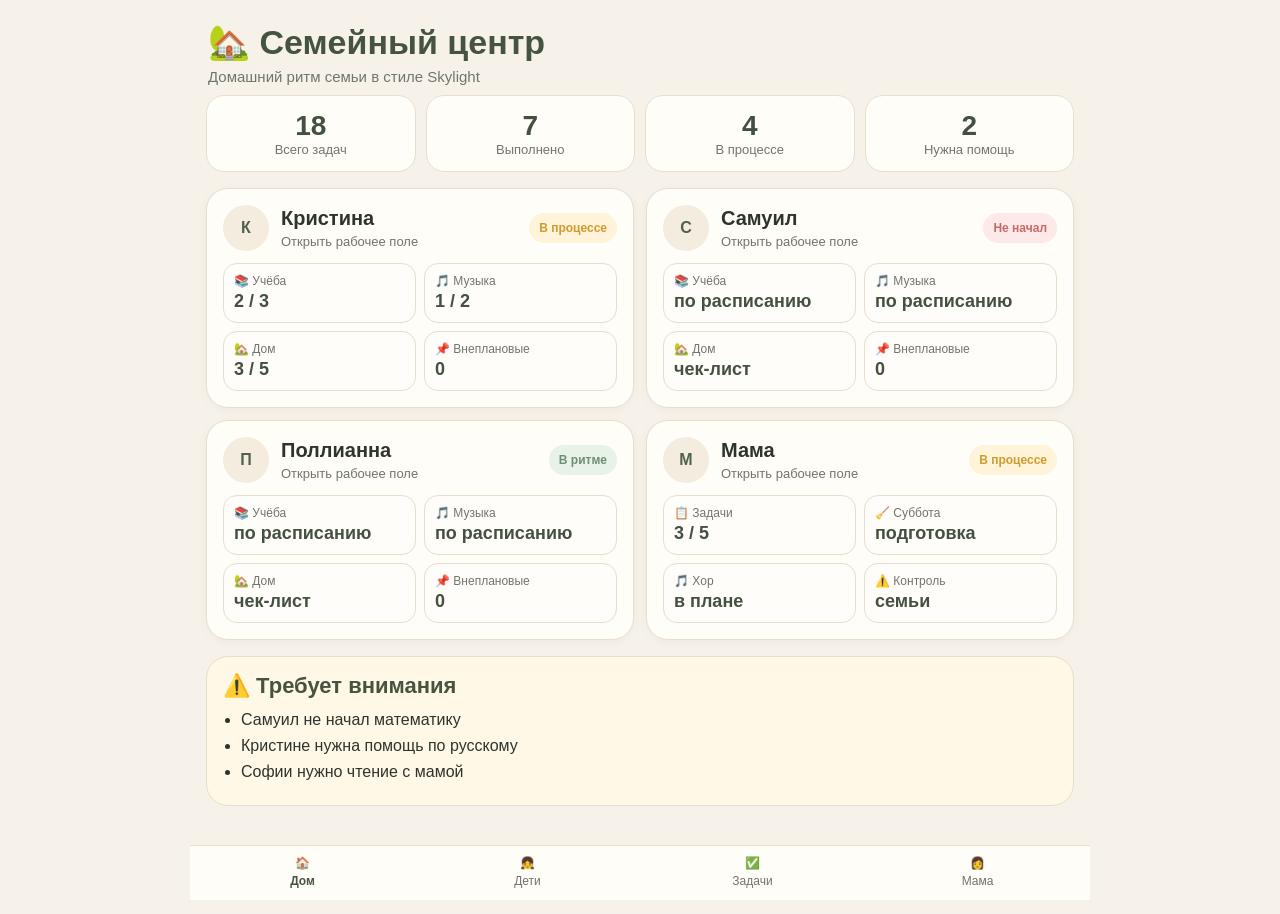
<file: index.html>
<!DOCTYPE html>
<html lang="ru">
<head>
<meta charset="UTF-8"/>
<meta name="viewport" content="width=device-width, initial-scale=1.0"/>
<title>Семейный центр</title>
<link rel="manifest" href="manifest.json"/>
<link rel="stylesheet" href="styles.css"/>
<meta name="theme-color" content="#6e8f73"/>
</head>
<body>
<div class="shell">
  <header class="top">
    <h1>🏡 Семейный центр</h1>
    <div class="sub">Домашний ритм семьи в стиле Skylight</div>
  </header>

  <section class="section">
    <div class="metrics">
      <div class="metric"><div class="n">18</div><div class="l">Всего задач</div></div>
      <div class="metric"><div class="n">7</div><div class="l">Выполнено</div></div>
      <div class="metric"><div class="n">4</div><div class="l">В процессе</div></div>
      <div class="metric"><div class="n">2</div><div class="l">Нужна помощь</div></div>
    </div>
  </section>

  <section class="section">
    <div class="grid">
      
    <a class="person" href="kristina.html">
      <div class="person-top">
        <div class="person-id">
          <div class="avatar">К</div>
          <div>
            <h3>Кристина</h3>
            <div class="mini">Открыть рабочее поле</div>
          </div>
        </div>
        <div class="state mid">В процессе</div>
      </div>
      <div class="kpis"><div class="kpi"><div class="small">📚 Учёба</div><div class="val">2 / 3</div></div><div class="kpi"><div class="small">🎵 Музыка</div><div class="val">1 / 2</div></div><div class="kpi"><div class="small">🏡 Дом</div><div class="val">3 / 5</div></div><div class="kpi"><div class="small">📌 Внеплановые</div><div class="val">0</div></div></div>
    </a>
    
      
    <a class="person" href="samuil.html">
      <div class="person-top">
        <div class="person-id">
          <div class="avatar">С</div>
          <div>
            <h3>Самуил</h3>
            <div class="mini">Открыть рабочее поле</div>
          </div>
        </div>
        <div class="state bad">Не начал</div>
      </div>
      <div class="kpis"><div class="kpi"><div class="small">📚 Учёба</div><div class="val">по расписанию</div></div><div class="kpi"><div class="small">🎵 Музыка</div><div class="val">по расписанию</div></div><div class="kpi"><div class="small">🏡 Дом</div><div class="val">чек-лист</div></div><div class="kpi"><div class="small">📌 Внеплановые</div><div class="val">0</div></div></div>
    </a>
    
      
    <a class="person" href="pollyanna.html">
      <div class="person-top">
        <div class="person-id">
          <div class="avatar">П</div>
          <div>
            <h3>Поллианна</h3>
            <div class="mini">Открыть рабочее поле</div>
          </div>
        </div>
        <div class="state ok">В ритме</div>
      </div>
      <div class="kpis"><div class="kpi"><div class="small">📚 Учёба</div><div class="val">по расписанию</div></div><div class="kpi"><div class="small">🎵 Музыка</div><div class="val">по расписанию</div></div><div class="kpi"><div class="small">🏡 Дом</div><div class="val">чек-лист</div></div><div class="kpi"><div class="small">📌 Внеплановые</div><div class="val">0</div></div></div>
    </a>
    
      
    <a class="person" href="mama.html">
      <div class="person-top">
        <div class="person-id">
          <div class="avatar">М</div>
          <div>
            <h3>Мама</h3>
            <div class="mini">Открыть рабочее поле</div>
          </div>
        </div>
        <div class="state mid">В процессе</div>
      </div>
      <div class="kpis"><div class="kpi"><div class="small">📋 Задачи</div><div class="val">3 / 5</div></div><div class="kpi"><div class="small">🧹 Суббота</div><div class="val">подготовка</div></div><div class="kpi"><div class="small">🎵 Хор</div><div class="val">в плане</div></div><div class="kpi"><div class="small">⚠️ Контроль</div><div class="val">семьи</div></div></div>
    </a>
    
    </div>
  </section>

  <section class="section">
    <div class="panel alert">
      <h2>⚠️ Требует внимания</h2>
      <ul class="list">
        <li>Самуил не начал математику</li>
        <li>Кристине нужна помощь по русскому</li>
        <li>Софии нужно чтение с мамой</li>
      </ul>
    </div>
  </section>

  <nav class="nav">
    <a class="active" href="index.html">🏠<span>Дом</span></a>
    <a href="kristina.html">👧<span>Дети</span></a>
    <a href="mama.html">✅<span>Задачи</span></a>
    <a href="mama.html">👩<span>Мама</span></a>
  </nav>
</div>
<script src="app.js"></script>
</body>
</html>
</file>
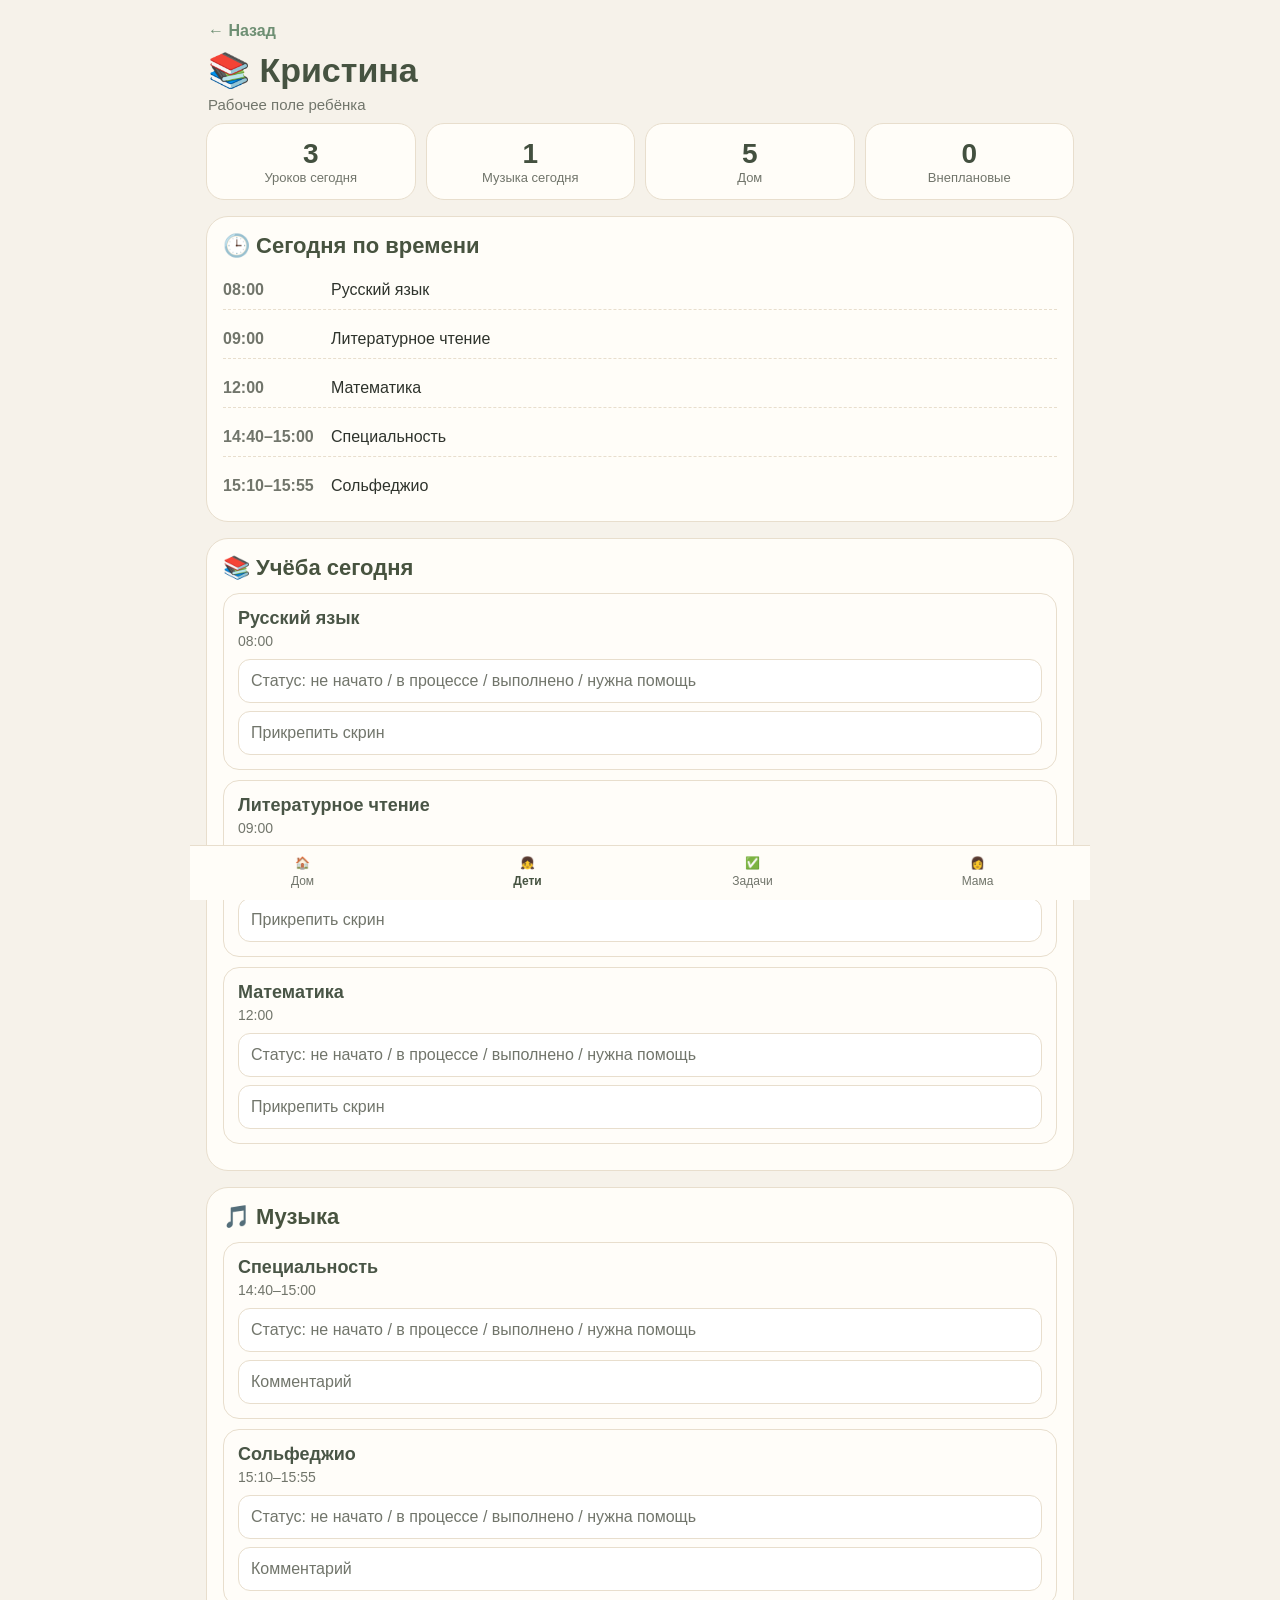
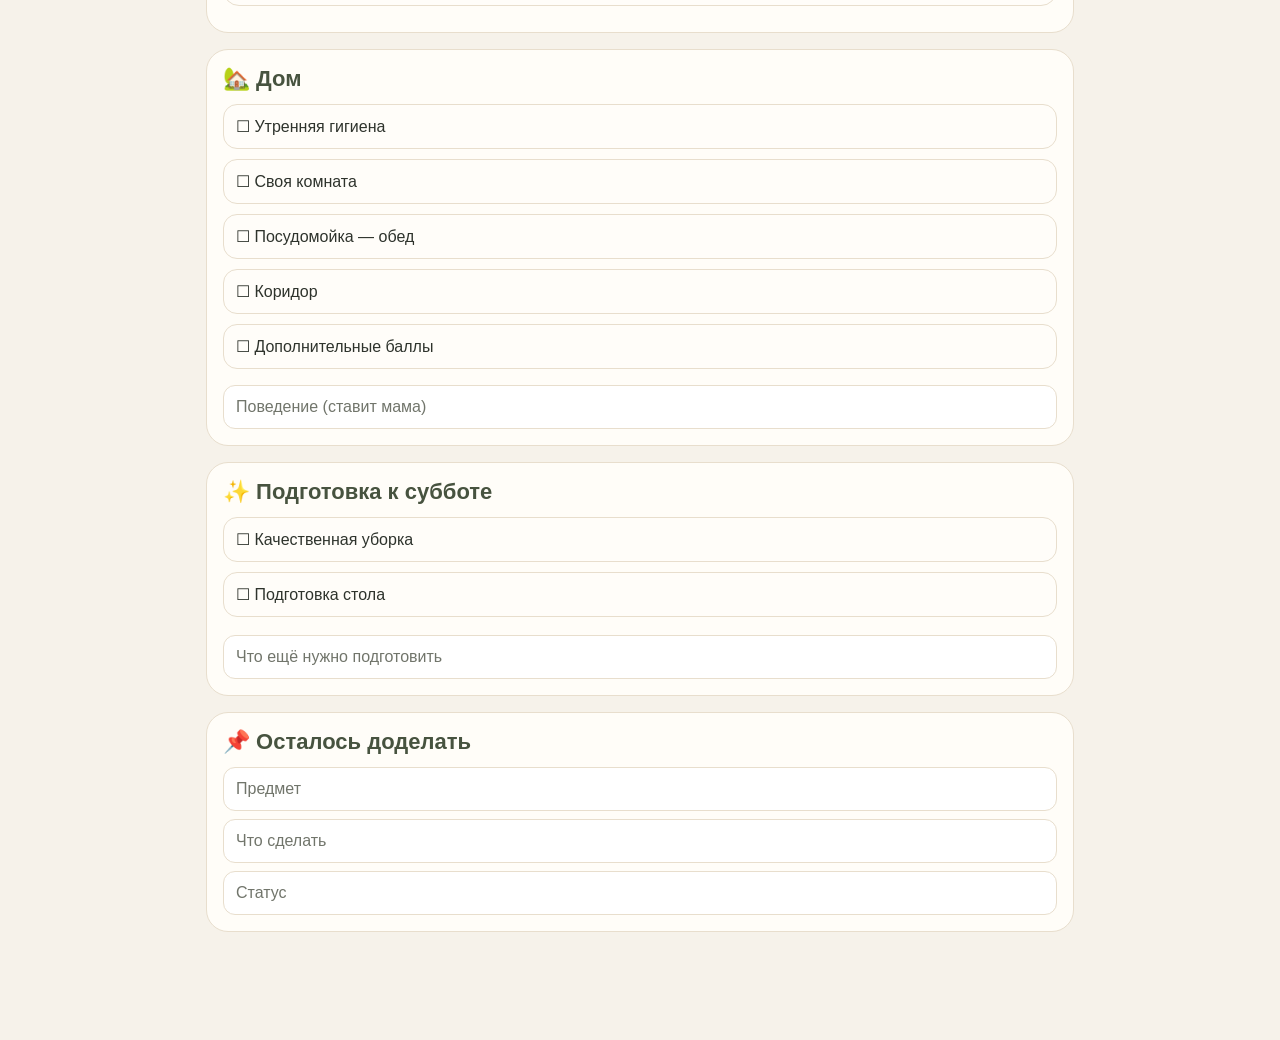
<file: kristina.html>
<!DOCTYPE html>
<html lang="ru">
<head>
<meta charset="UTF-8"/>
<meta name="viewport" content="width=device-width, initial-scale=1.0"/>
<title>📚 Кристина</title>
<link rel="manifest" href="manifest.json"/>
<link rel="stylesheet" href="styles.css"/>
<meta name="theme-color" content="#6e8f73"/>
</head>
<body>
<div class="shell">
  <header class="top">
    <a class="back" href="index.html">← Назад</a>
    <h1>📚 Кристина</h1>
    <div class="sub">Рабочее поле ребёнка</div>
  </header>

  <section class="section">
    <div class="metrics">
      <div class="metric"><div class="n">3</div><div class="l">Уроков сегодня</div></div>
      <div class="metric"><div class="n">1</div><div class="l">Музыка сегодня</div></div>
      <div class="metric"><div class="n">5</div><div class="l">Дом</div></div>
      <div class="metric"><div class="n">0</div><div class="l">Внеплановые</div></div>
    </div>
  </section>

  <section class="section">
    <div class="panel">
      <h2>🕒 Сегодня по времени</h2>
      <div class="daystack"><div class="row"><div class="time">08:00</div><div>Русский язык</div></div><div class="row"><div class="time">09:00</div><div>Литературное чтение</div></div><div class="row"><div class="time">12:00</div><div>Математика</div></div><div class="row"><div class="time">14:40–15:00</div><div>Специальность</div></div><div class="row"><div class="time">15:10–15:55</div><div>Сольфеджио</div></div></div>
    </div>
  </section>

  <section class="section">
    <div class="panel">
      <h2>📚 Учёба сегодня</h2>
      <div class="task"><h3>Русский язык</h3><div class="meta">08:00</div><div class="mock">Статус: не начато / в процессе / выполнено / нужна помощь</div><div class="mock">Прикрепить скрин</div></div><div class="task"><h3>Литературное чтение</h3><div class="meta">09:00</div><div class="mock">Статус: не начато / в процессе / выполнено / нужна помощь</div><div class="mock">Прикрепить скрин</div></div><div class="task"><h3>Математика</h3><div class="meta">12:00</div><div class="mock">Статус: не начато / в процессе / выполнено / нужна помощь</div><div class="mock">Прикрепить скрин</div></div>
    </div>
  </section>

  <section class="section">
    <div class="panel">
      <h2>🎵 Музыка</h2>
      <div class="task"><h3>Специальность</h3><div class="meta">14:40–15:00</div><div class="mock">Статус: не начато / в процессе / выполнено / нужна помощь</div><div class="mock">Комментарий</div></div><div class="task"><h3>Сольфеджио</h3><div class="meta">15:10–15:55</div><div class="mock">Статус: не начато / в процессе / выполнено / нужна помощь</div><div class="mock">Комментарий</div></div>
    </div>
  </section>

  <section class="section">
    <div class="panel">
      <h2>🏡 Дом</h2>
      <div class="checks"><div class="check">☐ Утренняя гигиена</div><div class="check">☐ Своя комната</div><div class="check">☐ Посудомойка — обед</div><div class="check">☐ Коридор</div><div class="check">☐ Дополнительные баллы</div></div>
      <div class="spacer8"></div>
      <div class="mock">Поведение (ставит мама)</div>
    </div>
  </section>

  
        <section class="section">
          <div class="panel">
            <h2>✨ Подготовка к субботе</h2>
            <div class="checks">
              <div class="check">☐ Качественная уборка</div>
              <div class="check">☐ Подготовка стола</div>
              <div class="mock">Что ещё нужно подготовить</div>
            </div>
          </div>
        </section>
        

  <section class="section">
    <div class="panel">
      <h2>📌 Осталось доделать</h2>
      <div class="mock">Предмет</div>
      <div class="mock">Что сделать</div>
      <div class="mock">Статус</div>
    </div>
  </section>

  <nav class="nav">
    <a href="index.html">🏠<span>Дом</span></a>
    <a class="active" href="#">👧<span>Дети</span></a>
    <a href="mama.html">✅<span>Задачи</span></a>
    <a href="mama.html">👩<span>Мама</span></a>
  </nav>
</div>
<script src="app.js"></script>
</body>
</html>
</file>
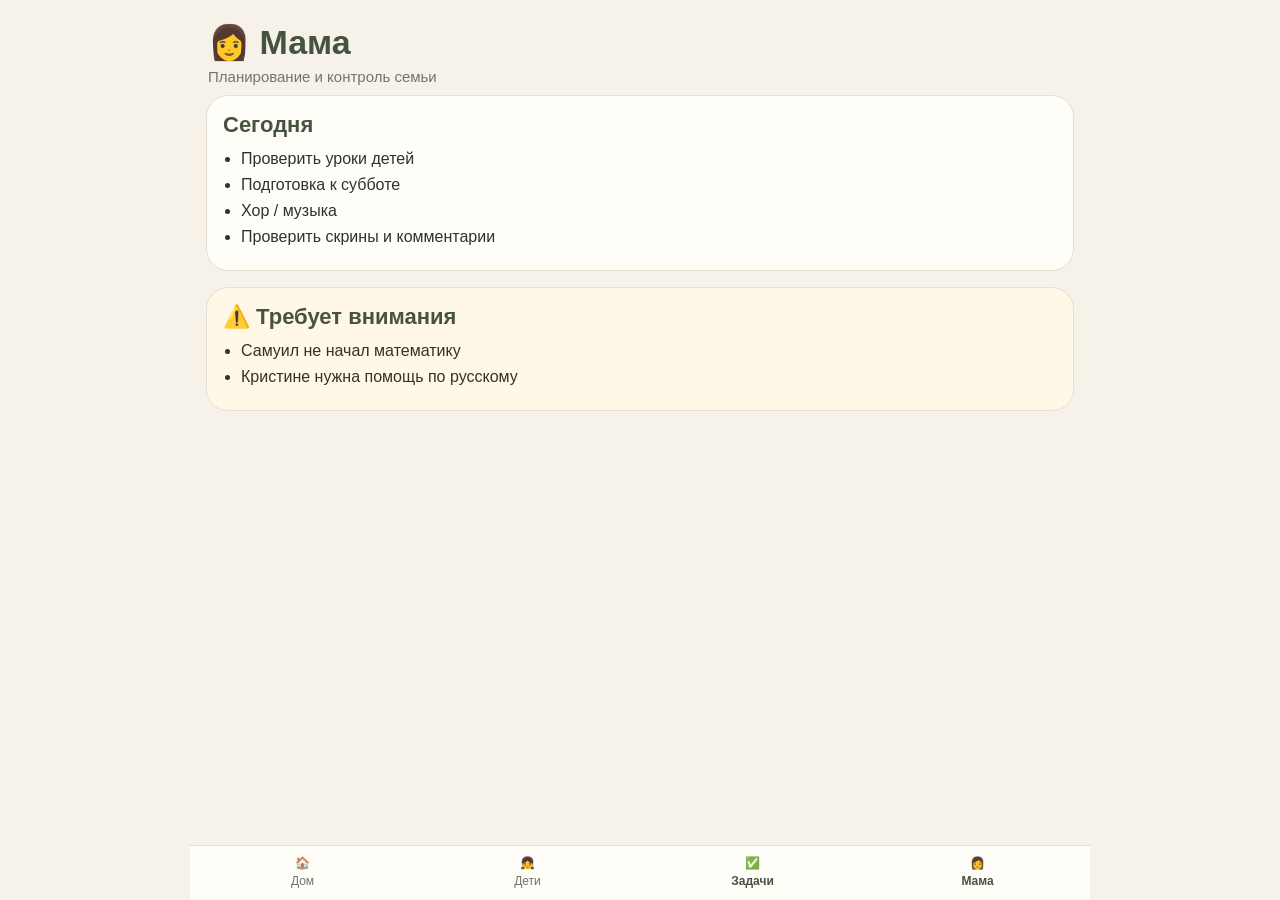
<file: mama.html>
<!DOCTYPE html>
<html lang="ru">
<head>
<meta charset="UTF-8"/>
<meta name="viewport" content="width=device-width, initial-scale=1.0"/>
<title>Мама</title>
<link rel="manifest" href="manifest.json"/>
<link rel="stylesheet" href="styles.css"/>
<meta name="theme-color" content="#6e8f73"/>
</head>
<body>
<div class="shell">
  <header class="top">
    <h1>👩 Мама</h1>
    <div class="sub">Планирование и контроль семьи</div>
  </header>

  <section class="section">
    <div class="panel">
      <h2>Сегодня</h2>
      <ul class="list">
        <li>Проверить уроки детей</li>
        <li>Подготовка к субботе</li>
        <li>Хор / музыка</li>
        <li>Проверить скрины и комментарии</li>
      </ul>
    </div>
  </section>

  <section class="section">
    <div class="panel alert">
      <h2>⚠️ Требует внимания</h2>
      <ul class="list">
        <li>Самуил не начал математику</li>
        <li>Кристине нужна помощь по русскому</li>
      </ul>
    </div>
  </section>

  <nav class="nav">
    <a href="index.html">🏠<span>Дом</span></a>
    <a href="kristina.html">👧<span>Дети</span></a>
    <a class="active" href="mama.html">✅<span>Задачи</span></a>
    <a class="active" href="mama.html">👩<span>Мама</span></a>
  </nav>
</div>
<script src="app.js"></script>
</body>
</html>
</file>
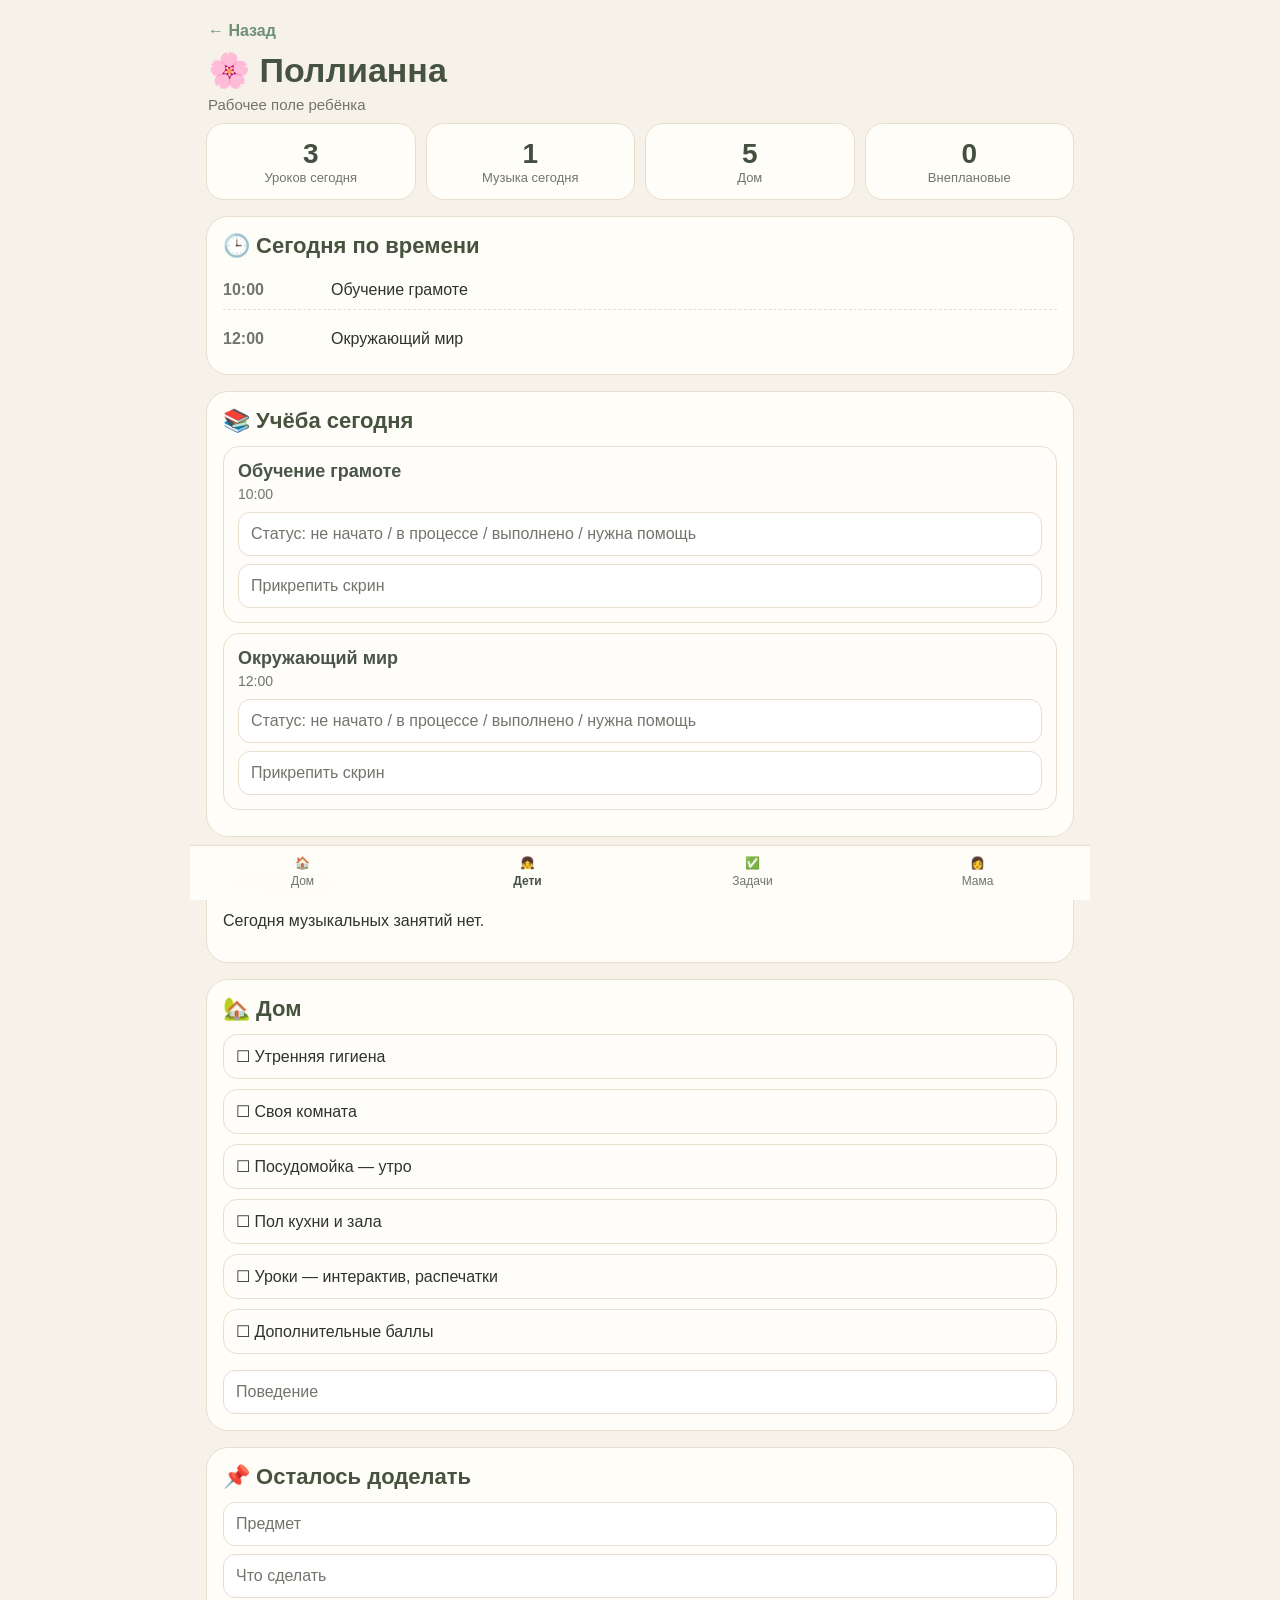
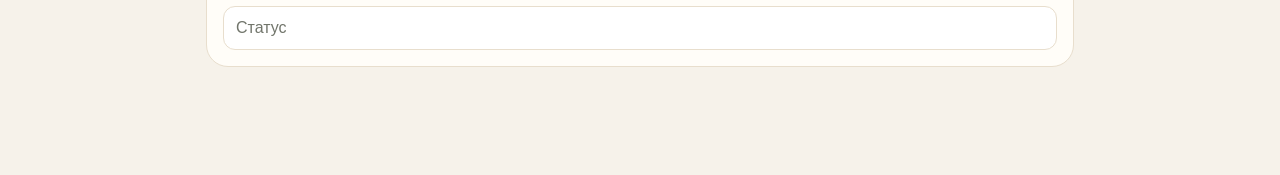
<file: pollyanna.html>
<!DOCTYPE html>
<html lang="ru">
<head>
<meta charset="UTF-8"/>
<meta name="viewport" content="width=device-width, initial-scale=1.0"/>
<title>🌸 Поллианна</title>
<link rel="manifest" href="manifest.json"/>
<link rel="stylesheet" href="styles.css"/>
<meta name="theme-color" content="#6e8f73"/>
</head>
<body>
<div class="shell">
  <header class="top">
    <a class="back" href="index.html">← Назад</a>
    <h1>🌸 Поллианна</h1>
    <div class="sub">Рабочее поле ребёнка</div>
  </header>

  <section class="section">
    <div class="metrics">
      <div class="metric"><div class="n">3</div><div class="l">Уроков сегодня</div></div>
      <div class="metric"><div class="n">1</div><div class="l">Музыка сегодня</div></div>
      <div class="metric"><div class="n">5</div><div class="l">Дом</div></div>
      <div class="metric"><div class="n">0</div><div class="l">Внеплановые</div></div>
    </div>
  </section>

  <section class="section">
    <div class="panel">
      <h2>🕒 Сегодня по времени</h2>
      <div class="daystack"><div class="row"><div class="time">10:00</div><div>Обучение грамоте</div></div><div class="row"><div class="time">12:00</div><div>Окружающий мир</div></div></div>
    </div>
  </section>

  <section class="section">
    <div class="panel">
      <h2>📚 Учёба сегодня</h2>
      <div class="task"><h3>Обучение грамоте</h3><div class="meta">10:00</div><div class="mock">Статус: не начато / в процессе / выполнено / нужна помощь</div><div class="mock">Прикрепить скрин</div></div><div class="task"><h3>Окружающий мир</h3><div class="meta">12:00</div><div class="mock">Статус: не начато / в процессе / выполнено / нужна помощь</div><div class="mock">Прикрепить скрин</div></div>
    </div>
  </section>

  <section class="section">
    <div class="panel">
      <h2>🎵 Музыка</h2>
      <p class="note">Сегодня музыкальных занятий нет.</p>
    </div>
  </section>

  <section class="section">
    <div class="panel">
      <h2>🏡 Дом</h2>
      <div class="checks"><div class="check">☐ Утренняя гигиена</div><div class="check">☐ Своя комната</div><div class="check">☐ Посудомойка — утро</div><div class="check">☐ Пол кухни и зала</div><div class="check">☐ Уроки — интерактив, распечатки</div><div class="check">☐ Дополнительные баллы</div></div>
      <div class="spacer8"></div>
      <div class="mock">Поведение</div>
    </div>
  </section>

  

  <section class="section">
    <div class="panel">
      <h2>📌 Осталось доделать</h2>
      <div class="mock">Предмет</div>
      <div class="mock">Что сделать</div>
      <div class="mock">Статус</div>
    </div>
  </section>

  <nav class="nav">
    <a href="index.html">🏠<span>Дом</span></a>
    <a class="active" href="#">👧<span>Дети</span></a>
    <a href="mama.html">✅<span>Задачи</span></a>
    <a href="mama.html">👩<span>Мама</span></a>
  </nav>
</div>
<script src="app.js"></script>
</body>
</html>
</file>
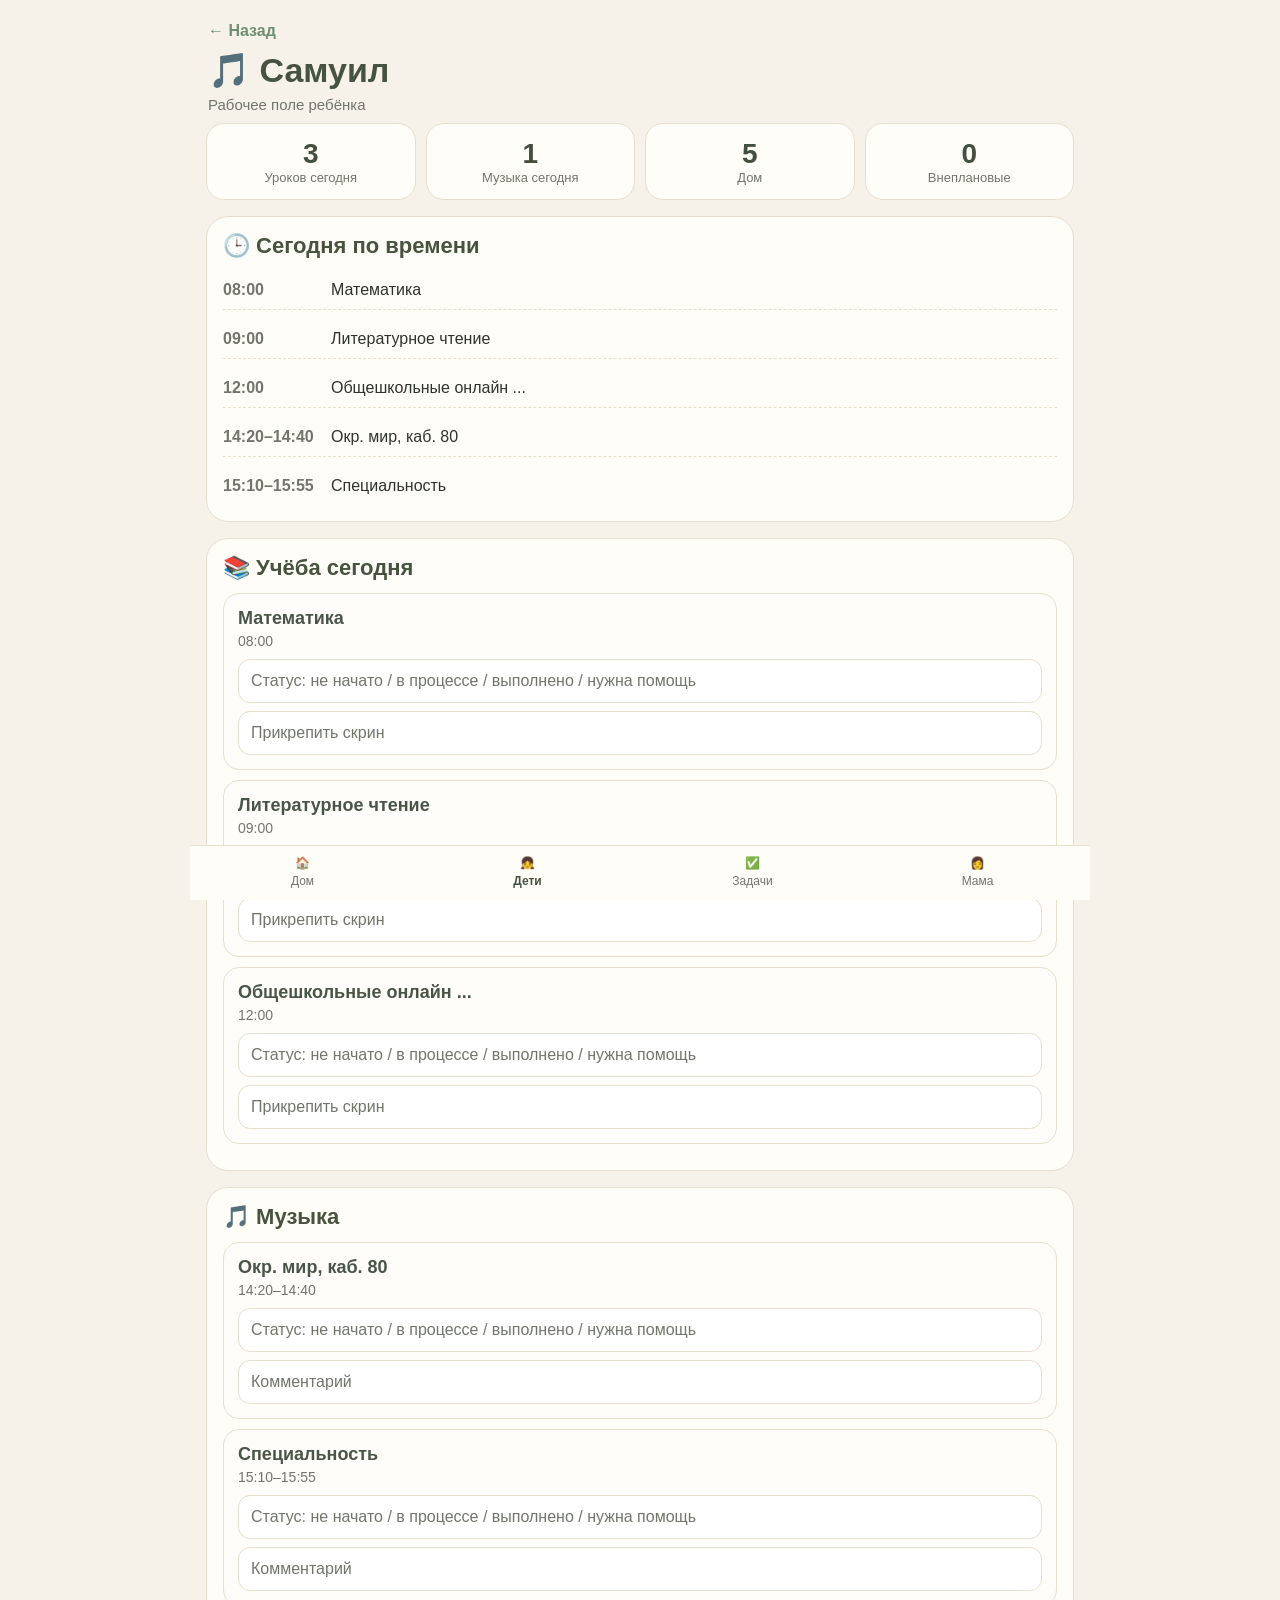
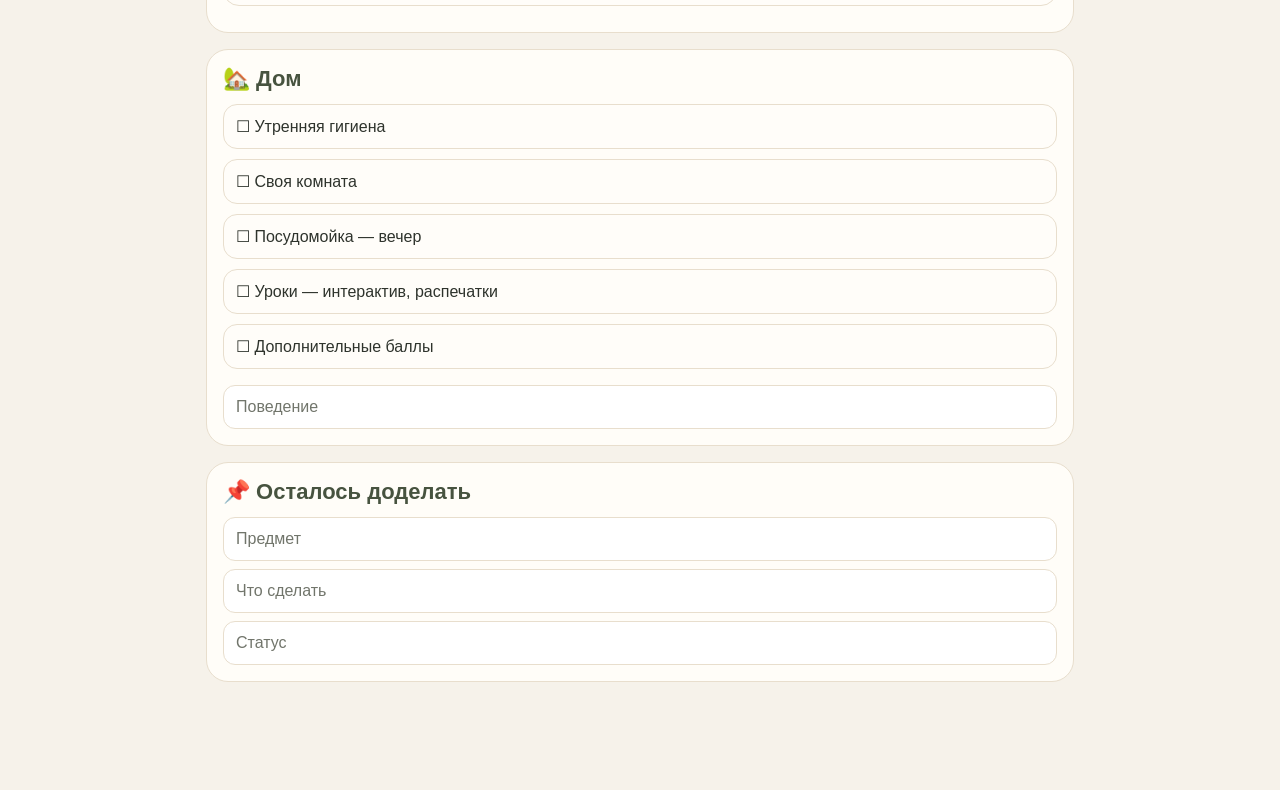
<file: samuil.html>
<!DOCTYPE html>
<html lang="ru">
<head>
<meta charset="UTF-8"/>
<meta name="viewport" content="width=device-width, initial-scale=1.0"/>
<title>🎵 Самуил</title>
<link rel="manifest" href="manifest.json"/>
<link rel="stylesheet" href="styles.css"/>
<meta name="theme-color" content="#6e8f73"/>
</head>
<body>
<div class="shell">
  <header class="top">
    <a class="back" href="index.html">← Назад</a>
    <h1>🎵 Самуил</h1>
    <div class="sub">Рабочее поле ребёнка</div>
  </header>

  <section class="section">
    <div class="metrics">
      <div class="metric"><div class="n">3</div><div class="l">Уроков сегодня</div></div>
      <div class="metric"><div class="n">1</div><div class="l">Музыка сегодня</div></div>
      <div class="metric"><div class="n">5</div><div class="l">Дом</div></div>
      <div class="metric"><div class="n">0</div><div class="l">Внеплановые</div></div>
    </div>
  </section>

  <section class="section">
    <div class="panel">
      <h2>🕒 Сегодня по времени</h2>
      <div class="daystack"><div class="row"><div class="time">08:00</div><div>Математика</div></div><div class="row"><div class="time">09:00</div><div>Литературное чтение</div></div><div class="row"><div class="time">12:00</div><div>Общешкольные онлайн ...</div></div><div class="row"><div class="time">14:20–14:40</div><div>Окр. мир, каб. 80</div></div><div class="row"><div class="time">15:10–15:55</div><div>Специальность</div></div></div>
    </div>
  </section>

  <section class="section">
    <div class="panel">
      <h2>📚 Учёба сегодня</h2>
      <div class="task"><h3>Математика</h3><div class="meta">08:00</div><div class="mock">Статус: не начато / в процессе / выполнено / нужна помощь</div><div class="mock">Прикрепить скрин</div></div><div class="task"><h3>Литературное чтение</h3><div class="meta">09:00</div><div class="mock">Статус: не начато / в процессе / выполнено / нужна помощь</div><div class="mock">Прикрепить скрин</div></div><div class="task"><h3>Общешкольные онлайн ...</h3><div class="meta">12:00</div><div class="mock">Статус: не начато / в процессе / выполнено / нужна помощь</div><div class="mock">Прикрепить скрин</div></div>
    </div>
  </section>

  <section class="section">
    <div class="panel">
      <h2>🎵 Музыка</h2>
      <div class="task"><h3>Окр. мир, каб. 80</h3><div class="meta">14:20–14:40</div><div class="mock">Статус: не начато / в процессе / выполнено / нужна помощь</div><div class="mock">Комментарий</div></div><div class="task"><h3>Специальность</h3><div class="meta">15:10–15:55</div><div class="mock">Статус: не начато / в процессе / выполнено / нужна помощь</div><div class="mock">Комментарий</div></div>
    </div>
  </section>

  <section class="section">
    <div class="panel">
      <h2>🏡 Дом</h2>
      <div class="checks"><div class="check">☐ Утренняя гигиена</div><div class="check">☐ Своя комната</div><div class="check">☐ Посудомойка — вечер</div><div class="check">☐ Уроки — интерактив, распечатки</div><div class="check">☐ Дополнительные баллы</div></div>
      <div class="spacer8"></div>
      <div class="mock">Поведение</div>
    </div>
  </section>

  

  <section class="section">
    <div class="panel">
      <h2>📌 Осталось доделать</h2>
      <div class="mock">Предмет</div>
      <div class="mock">Что сделать</div>
      <div class="mock">Статус</div>
    </div>
  </section>

  <nav class="nav">
    <a href="index.html">🏠<span>Дом</span></a>
    <a class="active" href="#">👧<span>Дети</span></a>
    <a href="mama.html">✅<span>Задачи</span></a>
    <a href="mama.html">👩<span>Мама</span></a>
  </nav>
</div>
<script src="app.js"></script>
</body>
</html>
</file>
<file: styles.css>
:root{
  --bg:#f6f2ea;
  --surface:#fffdf8;
  --surface-2:#f3ecdf;
  --line:#e8decd;
  --text:#2e332c;
  --muted:#71756b;
  --green:#6e8f73;
  --green-soft:#e8f2e8;
  --amber:#d29a2d;
  --amber-soft:#fff4da;
  --red:#c66a68;
  --red-soft:#fde9e8;
  --radius:20px;
}
*{box-sizing:border-box}
body{
  margin:0;
  font-family:-apple-system,BlinkMacSystemFont,"Segoe UI",sans-serif;
  color:var(--text);
  background:var(--bg);
}
.shell{
  max-width:900px;
  margin:0 auto;
  min-height:100vh;
  padding-bottom:92px;
}
.top{
  padding:22px 18px 10px;
}
h1{
  margin:0;
  font-size:34px;
  color:#465341;
}
.sub{
  margin-top:6px;
  color:var(--muted);
  font-size:15px;
}
.section{
  padding:0 16px 16px;
}
.metrics{
  display:grid;
  grid-template-columns:repeat(2,1fr);
  gap:10px;
}
.metric{
  background:var(--surface);
  border:1px solid var(--line);
  border-radius:18px;
  padding:14px;
  text-align:center;
}
.metric .n{
  font-size:28px;
  font-weight:700;
  color:#43503f;
}
.metric .l{
  color:var(--muted);
  font-size:13px;
}
.grid{
  display:grid;
  gap:12px;
}
.person{
  display:block;
  text-decoration:none;
  color:inherit;
  background:var(--surface);
  border:1px solid var(--line);
  border-radius:22px;
  padding:16px;
  box-shadow:0 2px 10px rgba(40,40,40,.04);
}
.person-top{
  display:flex;
  align-items:center;
  justify-content:space-between;
  gap:8px;
  margin-bottom:12px;
}
.person-id{
  display:flex;
  align-items:center;
  gap:12px;
}
.avatar{
  width:46px;
  height:46px;
  border-radius:50%;
  background:var(--surface-2);
  display:grid;
  place-items:center;
  font-weight:700;
  color:#50614c;
}
.person h3{
  margin:0;
  font-size:20px;
}
.mini{
  margin-top:4px;
  color:var(--muted);
  font-size:13px;
}
.state{
  padding:8px 10px;
  border-radius:999px;
  font-size:12px;
  font-weight:600;
  white-space:nowrap;
}
.state.ok{background:var(--green-soft); color:var(--green)}
.state.mid{background:var(--amber-soft); color:var(--amber)}
.state.bad{background:var(--red-soft); color:var(--red)}
.kpis{
  display:grid;
  grid-template-columns:repeat(2,1fr);
  gap:8px;
}
.kpi{
  background:#fffdf9;
  border:1px solid var(--line);
  border-radius:14px;
  padding:10px;
}
.kpi .small{font-size:12px;color:var(--muted)}
.kpi .val{font-size:18px;font-weight:700;color:#455040;margin-top:3px}
.panel{
  background:var(--surface);
  border:1px solid var(--line);
  border-radius:22px;
  padding:16px;
}
.panel h2{
  margin:0 0 12px;
  color:#47533f;
  font-size:22px;
}
.alert{
  background:#fff8e7;
}
.alert ul, .list{
  margin:0;
  padding-left:18px;
}
.alert li, .list li{
  margin:8px 0;
}
.nav{
  position:fixed;
  left:0; right:0; bottom:0;
  max-width:900px;
  margin:0 auto;
  background:rgba(255,253,248,.97);
  border-top:1px solid var(--line);
  display:grid;
  grid-template-columns:repeat(4,1fr);
  backdrop-filter: blur(10px);
}
.nav a{
  text-decoration:none;
  color:var(--muted);
  padding:10px 6px 12px;
  display:flex;
  flex-direction:column;
  align-items:center;
  gap:4px;
  font-size:12px;
}
.nav a.active{color:#465341;font-weight:700}
.back{
  display:inline-flex;
  align-items:center;
  gap:6px;
  color:var(--green);
  text-decoration:none;
  font-weight:600;
  margin-bottom:10px;
}
.daystack{
  display:grid;
  gap:10px;
}
.row{
  display:flex;
  gap:10px;
  align-items:flex-start;
  padding:10px 0;
  border-bottom:1px dashed var(--line);
}
.row:last-child{border-bottom:none}
.time{
  min-width:98px;
  color:var(--muted);
  font-weight:700;
}
.task{
  background:#fffdf9;
  border:1px solid var(--line);
  border-radius:16px;
  padding:14px;
  margin-bottom:10px;
}
.task h3{
  margin:0 0 4px;
  font-size:18px;
  color:#495546;
}
.meta{
  color:var(--muted);
  font-size:14px;
  margin-bottom:10px;
}
.mock{
  background:white;
  border:1px solid var(--line);
  border-radius:12px;
  padding:12px;
  color:var(--muted);
  margin-top:8px;
}
.checks{
  display:grid;
  gap:10px;
}
.check{
  background:#fffdf9;
  border:1px solid var(--line);
  border-radius:14px;
  padding:12px;
}
.spacer8{height:8px}
@media (min-width:740px){
  .metrics{grid-template-columns:repeat(4,1fr)}
  .grid{grid-template-columns:repeat(2,1fr)}
}
</file>
